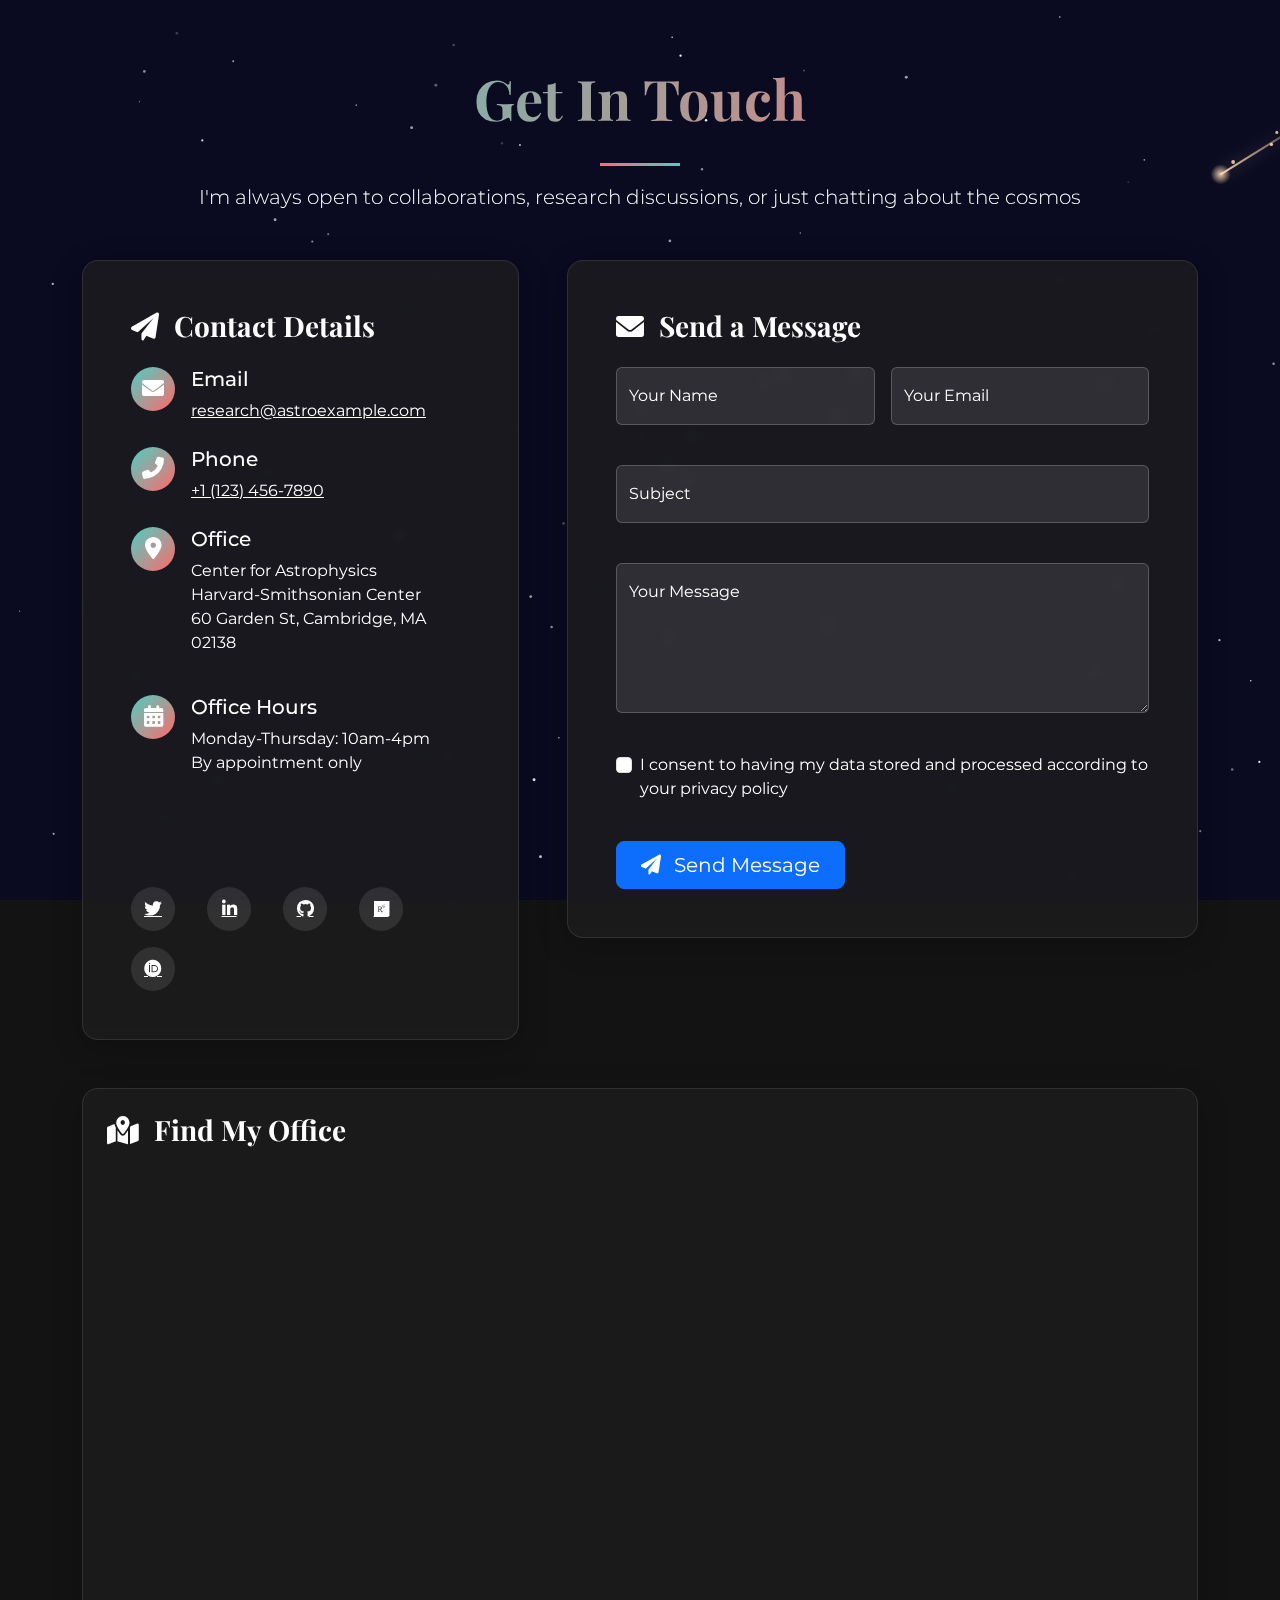
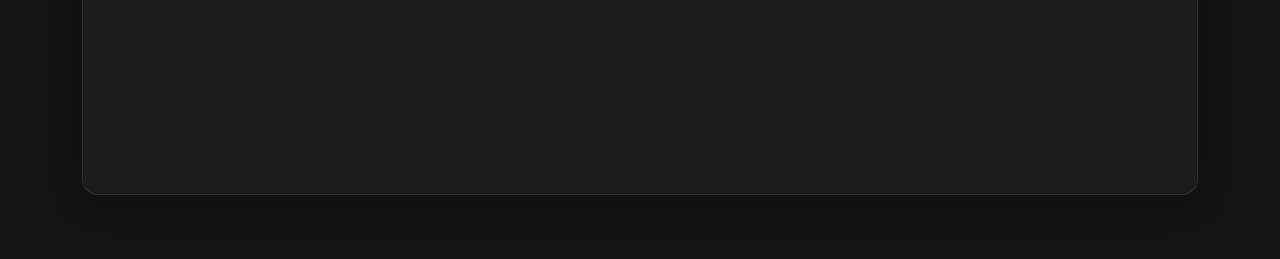
<file: Contact.html>
<!DOCTYPE html>
<html lang="en">
<head>
    <meta charset="UTF-8">
    <meta name="viewport" content="width=device-width, initial-scale=1.0">
    <title>Contact</title>

    <!-- Bootstrap 5 CSS -->
    <link href="https://cdn.jsdelivr.net/npm/bootstrap@5.3.3/dist/css/bootstrap.min.css" rel="stylesheet">
    <!-- Google Fonts -->
    <link href="https://fonts.googleapis.com/css2?family=Montserrat:wght@300;400;700&family=Playfair+Display:wght@400;700&display=swap" rel="stylesheet">
    <!-- AOS CSS -->
    <link href="https://cdn.jsdelivr.net/npm/aos@2.3.4/dist/aos.css" rel="stylesheet">
    <!-- Font Awesome CDN -->
    <link href="https://cdnjs.cloudflare.com/ajax/libs/font-awesome/6.0.0-beta3/css/all.min.css" rel="stylesheet">
    <!--Custom CSS -->
    <link rel="stylesheet" href="CSS/contact.css">

</head>
<body>

        <div id="preloader">
        <div class="spinner"></div>
        </div>  

        <canvas id="shootingStarCanvas"></canvas>
    
    <div id="content-contact" class="content-section">
        <div class="container">
            <!-- Decorative Header -->
            <div class="text-center mb-5">
                <h2 class="display-4 fw-bold text-gradient">Get In Touch</h2>
                <div class="divider mx-auto" style="width: 80px; height: 3px; background: linear-gradient(90deg, #ff6b6b, #4ecdc4);"></div>
                <p class="lead mt-3">I'm always open to collaborations, research discussions, or just chatting about the cosmos</p>
            </div>

            <div class="row g-5">
                <!-- Contact Information -->
                <div class="col-lg-5">
                    <div class="contact-info-card p-4 p-lg-5 rounded-4">
                        <h3 class="mb-4 fw-bold"><i class="fas fa-paper-plane me-2"></i> Contact Details</h3>
                        
                        <div class="contact-item d-flex mb-4">
                            <div class="contact-icon me-3">
                                <i class="fas fa-envelope fa-lg"></i>
                            </div>
                            <div>
                                <h5>Email</h5>
                                <a href="mailto:research@astroexample.com" class="text-white">research@astroexample.com</a>
                            </div>
                        </div>
                        
                        <div class="contact-item d-flex mb-4">
                            <div class="contact-icon me-3">
                                <i class="fas fa-phone-alt fa-lg"></i>
                            </div>
                            <div>
                                <h5>Phone</h5>
                                <a href="tel:+11234567890" class="text-white">+1 (123) 456-7890</a>
                            </div>
                        </div>
                        
                        <div class="contact-item d-flex mb-4">
                            <div class="contact-icon me-3">
                                <i class="fas fa-map-marker-alt fa-lg"></i>
                            </div>
                            <div>
                                <h5>Office</h5>
                                <p>Center for Astrophysics<br>
                                Harvard-Smithsonian Center<br>
                                60 Garden St, Cambridge, MA 02138</p>
                            </div>
                        </div>
                        
                        <div class="contact-item d-flex mb-4">
                            <div class="contact-icon me-3">
                                <i class="fas fa-calendar-alt fa-lg"></i>
                            </div>
                            <div>
                                <h5>Office Hours</h5>
                                <p>Monday-Thursday: 10am-4pm<br>
                                By appointment only</p>
                            </div>
                        </div>
                        
                        <div class="social-links mt-5">
                            <a href="#" class="social-icon-circle me-3">
                                <i class="fab fa-twitter"></i>
                            </a>
                            <a href="#" class="social-icon-circle me-3">
                                <i class="fab fa-linkedin-in"></i>
                            </a>
                            <a href="#" class="social-icon-circle me-3">
                                <i class="fab fa-github"></i>
                            </a>
                            <a href="#" class="social-icon-circle me-3">
                                <i class="fab fa-researchgate"></i>
                            </a>
                            <a href="#" class="social-icon-circle">
                                <i class="fab fa-orcid"></i>
                            </a>
                        </div>
                    </div>
                </div>
                
                <!-- Contact Form -->
                <div class="col-lg-7">
                    <div class="contact-form-card p-4 p-lg-5 rounded-4">
                        <h3 class="mb-4 fw-bold"><i class="fas fa-envelope me-2"></i> Send a Message</h3>
                        
                        <form id="contactForm">
                            <div class="row g-3">
                                <div class="col-md-6">
                                    <div class="form-floating">
                                        <input type="text" class="form-control" id="name" placeholder="Your Name" required>
                                        <label for="name">Your Name</label>
                                    </div>
                                </div>
                                <div class="col-md-6">
                                    <div class="form-floating">
                                        <input type="email" class="form-control" id="email" placeholder="Your Email" required>
                                        <label for="email">Your Email</label>
                                    </div>
                                </div>
                                <div class="col-12">
                                    <div class="form-floating">
                                        <input type="text" class="form-control" id="subject" placeholder="Subject" required>
                                        <label for="subject">Subject</label>
                                    </div>
                                </div>
                                <div class="col-12">
                                    <div class="form-floating">
                                        <textarea class="form-control" id="message" placeholder="Your Message" style="height: 150px" required></textarea>
                                        <label for="message">Your Message</label>
                                    </div>
                                </div>
                                <div class="col-12">
                                    <div class="form-check">
                                        <input class="form-check-input" type="checkbox" id="consent" required>
                                        <label class="form-check-label" for="consent">
                                            I consent to having my data stored and processed according to your privacy policy
                                        </label>
                                    </div>
                                </div>
                                <div class="col-12">
                                    <button type="submit" class="btn btn-primary btn-lg px-4 py-2">
                                        <i class="fas fa-paper-plane me-2"></i> Send Message
                                    </button>
                                </div>
                            </div>
                        </form>
                    </div>
                </div>
            </div>
            
            <!-- Map Section -->
            <div class="row mt-5">
                <div class="col-12">
                    <div class="map-card p-4 rounded-4">
                        <h3 class="mb-4 fw-bold"><i class="fas fa-map-marked-alt me-2"></i> Find My Office</h3>
                        <div class="ratio ratio-16x9">
                            <iframe src="https://www.google.com/maps/embed?pb=!1m18!1m12!1m3!1d2947.382556041687!2d-71.13047692423915!3d42.38051097118575!2m3!1f0!2f0!3f0!3m2!1i1024!2i768!4f13.1!3m3!1m2!1s0x89e3773914b5820b%3A0x4e79d8f4a7a4a4a4!2sHarvard-Smithsonian%20Center%20for%20Astrophysics!5e0!3m2!1sen!2sus!4v1620000000000!5m2!1sen!2sus" 
                                    allowfullscreen="" 
                                    loading="lazy"
                                    class="rounded-3"></iframe>
                        </div>
                    </div>
                </div>
            </div>
        </div>
    </div>

    <!-- AOS JavaScript -->
    <script src="https://cdn.jsdelivr.net/npm/aos@2.3.4/dist/aos.js"></script>
    <script>AOS.init();</script>

    <!-- Bootstrap 5 JS Bundle (with Popper) -->
    <script src="https://cdn.jsdelivr.net/npm/bootstrap@5.3.3/dist/js/bootstrap.bundle.min.js"></script>

    <!--Custom JavaScript -->
    <script src="javaScript/script.js"></script>
    <script src="javaScript/star.js"></script> <!-- Shooting Star Animation Script -->

</body>
</html>
</file>
<file: CSS/contact.css>
/* Base Styles */
body, html {
    margin: 2rem;
    padding: 0;
    font-family: 'Montserrat', sans-serif;
    color: #fff;
    overflow-x: hidden;
    background: rgba(0, 0, 0, 0.726);
}

/* Preloader Styles */
#preloader {
    position: fixed;
    top: 0;
    left: 0;
    width: 100%;
    height: 100%;
    background-color: #0d0d0d; /* or any background color */
    display: flex;
    justify-content: center;
    align-items: center;
    z-index: 9999;
    transition: opacity 0.5s ease, visibility 0.5s;
}

#preloader .spinner {
    width: 50px;
    height: 50px;
    border: 6px solid rgba(255, 255, 255, 0.3);
    border-top-color: #ffffff;
    border-radius: 50%;
    animation: spin 1s linear infinite;
}

@keyframes spin {
    to {
        transform: rotate(360deg);
    }
}

body.loaded #preloader {
    opacity: 0;
    visibility: hidden;
}


/* Typography */
h1, h2, h3 {
    font-family: 'Playfair Display', serif;
    font-weight: 700;
}

h1 {
    font-size: 3.5rem;
    margin-bottom: 0.5rem;
}

h2 {
    font-size: 2.5rem;
    margin-bottom: 2rem;
}

/* Shooting Star Canvas */
#shootingStarCanvas {
    position: fixed;
    top: 0;
    left: 0;
    width: 100%;
    height: 100%;
    pointer-events: none;
    z-index: 1;
}
/* Text Gradient Effect */
.text-gradient {
    background: linear-gradient(90deg, #4ecdc4, #ff6b6b);
    -webkit-background-clip: text;
    background-clip: text;
    color: transparent;
}


/* Base Styles */
body, html {
    margin: 0;
    padding: 0;
    font-family: 'Montserrat', sans-serif;
    color: #fff;
    overflow-x: hidden;
    background: rgba(0, 0, 0, 0.726);
}

/* Contact Section Container */
#content-contact {
    position: relative;
    z-index: 2;
    padding: 2rem 1rem;
}

/* Main Contact Grid Layout */
.contact-grid {
    display: grid;
    grid-template-columns: 1fr;
    gap: 2rem;
    max-width: 1200px;
    margin: 0 auto;
}

/* Contact Cards Common Styles */
.contact-info-card,
.contact-form-card,
.map-card {
    background: rgba(30,30,30,0.7);
    border: 1px solid rgba(255,255,255,0.1);
    border-radius: 12px;
    padding: 2rem;
    backdrop-filter: blur(5px);
    box-shadow: 0 8px 32px rgba(0, 0, 0, 0.2);
}

/* Contact Information Section */
.contact-info-card {
    display: flex;
    flex-direction: column;
}

.contact-item {
    display: flex;
    align-items: flex-start;
    margin-bottom: 1.5rem;
    transition: transform 0.3s ease;
}

.contact-icon {
    flex-shrink: 0;
    width: 44px;
    height: 44px;
    background: linear-gradient(135deg, #4ecdc4, #ff6b6b);
    border-radius: 50%;
    display: flex;
    align-items: center;
    justify-content: center;
    margin-right: 1rem;
    font-size: 1.1rem;
}

.contact-details h5 {
    margin-bottom: 0.3rem;
    font-size: 1.1rem;
}

.contact-details a {
    color: #fff;
    text-decoration: none;
    transition: color 0.3s ease;
}

.contact-details a:hover {
    color: #4ecdc4;
}

/* Social Media Links */
.social-links {
    display: flex;
    gap: 1rem;
    margin-top: auto;
    padding-top: 1.5rem;
    flex-wrap: wrap;
}

.social-icon-circle {
    display: inline-flex;
    align-items: center;
    justify-content: center;
    width: 44px;
    height: 44px;
    border-radius: 50%;
    background: rgba(255,255,255,0.1);
    color: white;
    transition: all 0.3s ease;
    font-size: 1.1rem;
}

/* Contact Form Styles */
.contact-form-card {
    display: flex;
    flex-direction: column;
}

.form-floating {
    margin-bottom: 1.5rem;
}

.form-control {
    background: rgba(255,255,255,0.1);
    border: 1px solid rgba(255,255,255,0.2);
    color: white;
    height: calc(3.5rem + 2px);
    padding: 1rem 1.2rem;
}

.form-control:focus {
    background: rgba(255,255,255,0.2);
    border-color: #4ecdc4;
    color: white;
    box-shadow: 0 0 0 0.25rem rgba(78, 205, 196, 0.25);
}

textarea.form-control {
    height: auto;
    min-height: 150px;
}

.form-check {
    margin-bottom: 1.5rem;
}

.btn-submit {
    background: linear-gradient(135deg, #4ecdc4, #ff6b6b);
    border: none;
    padding: 0.8rem 2rem;
    font-weight: 600;
    transition: transform 0.3s ease;
    align-self: flex-start;
}

.btn-submit:hover {
    transform: translateY(-3px);
}

/* Map Section */
.map-container {
    margin-top: 2rem;
}

.map-card {
    padding: 1.5rem;
}

.ratio-16x9 {
    border-radius: 8px;
    overflow: hidden;
}

/* Responsive Breakpoints */
@media (min-width: 768px) {
    #content-contact {
        padding: 3rem 2rem;
    }
    
    .contact-grid {
        grid-template-columns: 1fr 1fr;
    }
    
    .map-container {
        grid-column: span 2;
    }
}

@media (min-width: 992px) {
    #content-contact {
        padding: 4rem;
    }
    
    .contact-info-card,
    .contact-form-card {
        padding: 2.5rem;
    }

    
}

/* Mobile-specific adjustments */
@media (max-width: 767px) {
    .contact-item {
        flex-direction: column;
    }
    
    .contact-icon {
        margin-bottom: 0.8rem;
    }
    
    .form-check-label {
        font-size: 0.9rem;
    }
    
    .btn-submit {
        width: 100%;
    }
    .social-links {
        gap: 0.5rem;
    }
}

/* Animation for contact items */
@keyframes fadeInUp {
    from {
        opacity: 0;
        transform: translateY(20px);
    }
    to {
        opacity: 1;
        transform: translateY(0);
    }
}

.contact-item {
    animation: fadeInUp 0.5s ease forwards;
}

.contact-item:nth-child(1) { animation-delay: 0.1s; }
.contact-item:nth-child(2) { animation-delay: 0.2s; }
.contact-item:nth-child(3) { animation-delay: 0.3s; }
.contact-item:nth-child(4) { animation-delay: 0.4s; }
</file>
